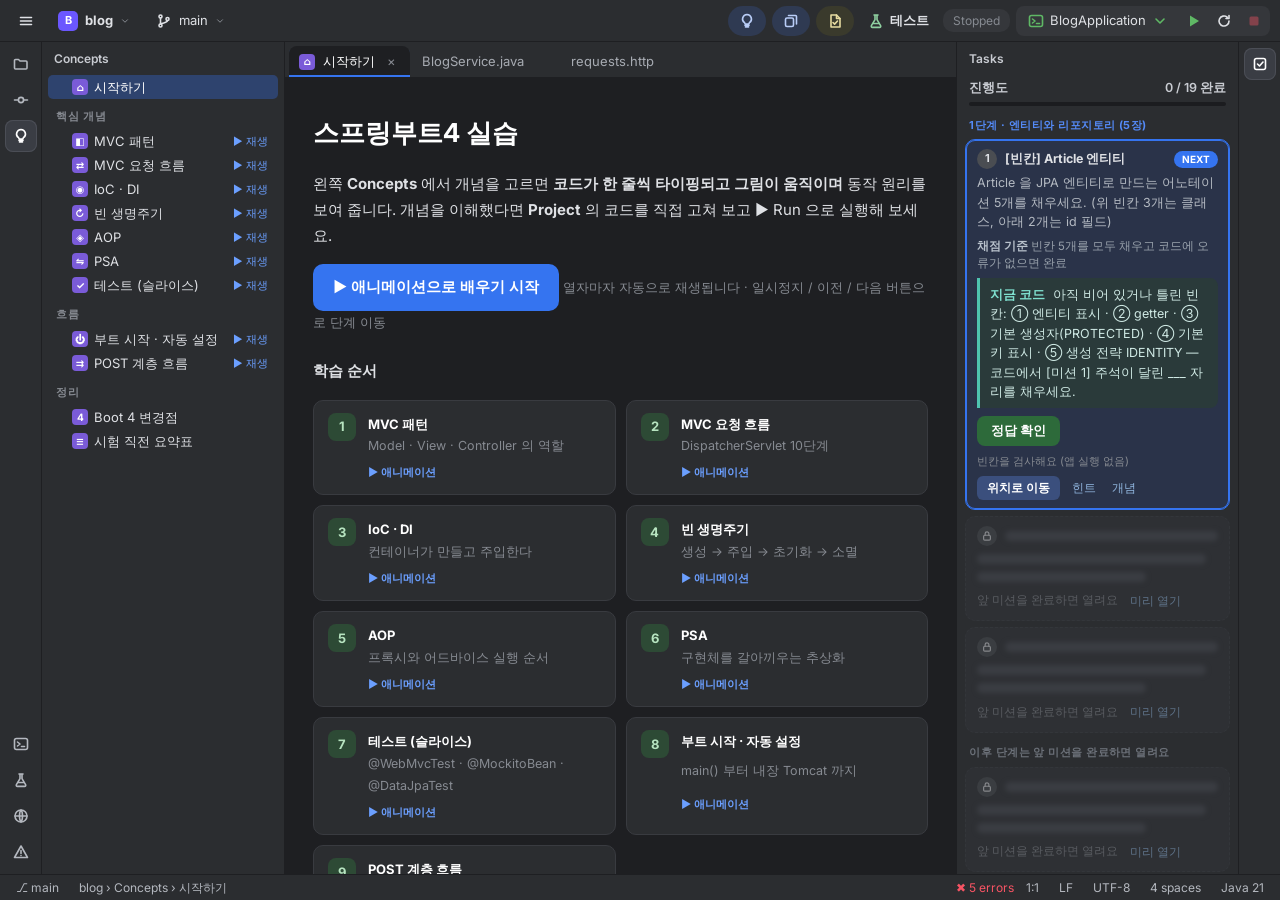
<file: site/index.html>
<!doctype html>
<html lang="ko">
<head>
<meta charset="utf-8">
<meta name="viewport" content="width=device-width, initial-scale=1">
<title>스프링부트4 실습</title>
<meta name="description" content="스프링부트4 실습 — IntelliJ 처럼 코드를 직접 작성·실행·테스트하며 IoC·DI·AOP·PSA·MVC 를 익히는 중간고사 대비 실습 환경 (시뮬레이션)">
<link rel="icon" href="data:image/svg+xml,%3Csvg xmlns='http://www.w3.org/2000/svg' viewBox='0 0 32 32'%3E%3Crect width='32' height='32' rx='7' fill='%23000'/%3E%3Cpath d='M5 5h14v3H5zM6 24h10v3H6z' fill='%23fff'/%3E%3C/svg%3E">
<link rel="preconnect" href="https://fonts.googleapis.com"><link rel="preconnect" href="https://fonts.gstatic.com" crossorigin>
<link rel="stylesheet" href="https://fonts.googleapis.com/css2?family=Inter:wght@400;500;600;700&family=JetBrains+Mono:wght@400;700&display=swap">
<link rel="stylesheet" href="assets/ide/css/theme.css">
<link rel="stylesheet" href="assets/ide/css/layout.css">
<link rel="stylesheet" href="assets/ide/css/editor.css">
<link rel="stylesheet" href="assets/ide/css/panels.css">
<link rel="stylesheet" href="assets/ide/css/concept.css">
<link rel="stylesheet" href="assets/memo/memo.css">
</head>
<body>
<!-- 아이콘 스프라이트 + 화살표 마커 -->
<svg width="0" height="0" style="position:absolute" aria-hidden="true"><defs>
  <symbol id="i-folder" viewBox="0 0 16 16"><path d="M1.5 4.5a1 1 0 0 1 1-1h3l1.5 1.5h6a1 1 0 0 1 1 1v6a1 1 0 0 1-1 1h-10.5a1 1 0 0 1-1-1z"/></symbol>
  <symbol id="i-run" viewBox="0 0 16 16"><path d="M4 2.5v11l9-5.5z" fill="currentColor" stroke="none"/></symbol>
  <symbol id="i-stop" viewBox="0 0 16 16"><rect x="3.5" y="3.5" width="9" height="9" rx="1.5" fill="currentColor" stroke="none"/></symbol>
  <symbol id="i-rerun" viewBox="0 0 16 16"><path d="M13 8a5 5 0 1 1-1.8-3.8M13 2.5v3h-3"/></symbol>
  <symbol id="i-bulb" viewBox="0 0 16 16"><path d="M6 12.5h4M6.5 14h3M8 1.5a4.5 4.5 0 0 0-2.5 8.2c.4.3.5.7.5 1.3h4c0-.6.1-1 .5-1.3A4.5 4.5 0 0 0 8 1.5z"/></symbol>
  <symbol id="i-play" viewBox="0 0 16 16"><path d="M5 2.8v10.4L13.5 8z" fill="currentColor" stroke="none"/></symbol>
  <symbol id="i-pause" viewBox="0 0 16 16"><rect x="3.5" y="3" width="3.2" height="10" rx="1" fill="currentColor" stroke="none"/><rect x="9.3" y="3" width="3.2" height="10" rx="1" fill="currentColor" stroke="none"/></symbol>
  <symbol id="i-prev" viewBox="0 0 16 16"><path d="M12.5 3v10L5.5 8z" fill="currentColor" stroke="none"/><rect x="2.5" y="3" width="2" height="10" rx="1" fill="currentColor" stroke="none"/></symbol>
  <symbol id="i-next" viewBox="0 0 16 16"><path d="M3.5 3v10l7-5z" fill="currentColor" stroke="none"/><rect x="11.5" y="3" width="2" height="10" rx="1" fill="currentColor" stroke="none"/></symbol>
  <symbol id="i-test" viewBox="0 0 16 16"><path d="M6 2h4M7 2v4.6L3.4 12.6A1.2 1.2 0 0 0 4.4 14.4h7.2a1.2 1.2 0 0 0 1-1.8L9 6.6V2"/><path d="M5 10.5h6"/></symbol>
  <symbol id="i-commit" viewBox="0 0 16 16"><circle cx="8" cy="8" r="2.6"/><path d="M1.5 8h4M10.5 8h4"/></symbol>
  <symbol id="i-lock" viewBox="0 0 16 16"><rect x="3.5" y="7" width="9" height="6.5" rx="1.5"/><path d="M5.5 7V5a2.5 2.5 0 0 1 5 0v2"/></symbol>
  <symbol id="i-cards" viewBox="0 0 16 16"><rect x="2.5" y="5" width="8" height="8.5" rx="1.5"/><path d="M5.5 2.5h7a1 1 0 0 1 1 1V11"/></symbol>
  <symbol id="i-exam" viewBox="0 0 16 16"><path d="M4 2h5.5L13 5.5V14H4z"/><path d="M9.5 2v3.5H13M6 9.5l1.6 1.6L10.5 8"/></symbol>
  <symbol id="i-menu" viewBox="0 0 16 16"><path d="M2.5 4.5h11M2.5 8h11M2.5 11.5h11"/></symbol>
  <symbol id="i-chev" viewBox="0 0 16 16"><path d="M4 6l4 4 4-4"/></symbol>
  <symbol id="i-branch" viewBox="0 0 16 16"><circle cx="4.5" cy="3.5" r="1.5"/><circle cx="4.5" cy="12.5" r="1.5"/><circle cx="11.5" cy="6" r="1.5"/><path d="M4.5 5v6M11.5 7.5c0 2-3 2-7 3.5"/></symbol>
  <symbol id="i-check" viewBox="0 0 16 16"><rect x="2.5" y="2.5" width="11" height="11" rx="2"/><path d="M5.5 8l2 2 3.5-4"/></symbol>
  <symbol id="i-warn" viewBox="0 0 16 16"><path d="M8 2l6.5 11.5h-13z"/><path d="M8 6.5v3M8 11.5v.1"/></symbol>
  <symbol id="i-term" viewBox="0 0 16 16"><rect x="1.5" y="2.5" width="13" height="11" rx="2"/><path d="M4.5 6l2.5 2-2.5 2M8.5 10.5h3"/></symbol>
  <symbol id="i-http" viewBox="0 0 16 16"><circle cx="8" cy="8" r="6"/><path d="M2 8h12M8 2c2 2 2 10 0 12M8 2c-2 2-2 10 0 12"/></symbol>
  <marker id="ar" viewBox="0 0 10 10" refX="9" refY="5" markerWidth="7" markerHeight="7" orient="auto"><path d="M0,0 L10,5 L0,10 z" fill="#7d8590"/></marker>
  <marker id="arO" viewBox="0 0 10 10" refX="9" refY="5" markerWidth="7" markerHeight="7" orient="auto"><path d="M0,0 L10,5 L0,10 z" fill="#e0a030"/></marker>
  <marker id="arR" viewBox="0 0 10 10" refX="9" refY="5" markerWidth="7" markerHeight="7" orient="auto"><path d="M0,0 L10,5 L0,10 z" fill="#d65a5a"/></marker>
</defs></svg>

<div class="ide">
  <!-- 메인 툴바 -->
  <header class="toolbar">
    <button class="tbtn" title="Main Menu"><svg class="ic"><use href="#i-menu"/></svg></button>
    <button class="widget" title="Project"><span class="av">B</span><b>blog</b><svg class="ic chev"><use href="#i-chev"/></svg></button>
    <button class="widget" id="btn-branch" title="Git — Commit 도구창 열기 (Ctrl+K)"><svg class="ic"><use href="#i-branch"/></svg><span class="bn">main</span><svg class="ic chev"><use href="#i-chev"/></svg></button>
    <span class="spacer"></span>
    <button class="pillbtn hot" id="btn-concepts" title="개념 애니메이션 보기 (코드가 타이핑되고 그림이 움직여요)"><svg class="ic"><use href="#i-bulb"/></svg><b class="lbl">개념 애니메이션</b></button>
    <button class="pillbtn" id="btn-ann" title="어노테이션 암기 (카드·퀴즈·빈칸)"><svg class="ic"><use href="#i-cards"/></svg><b class="lbl">어노테이션 암기</b></button>
    <button class="pillbtn alt" id="btn-exam" title="모의고사"><svg class="ic"><use href="#i-exam"/></svg><b class="lbl">모의고사</b></button>
    <button class="tbtn testbtn" id="btn-test" title="테스트 실행 — 모든 테스트 (Run Tests)"><svg class="ic"><use href="#i-test"/></svg><b class="lbl">테스트</b></button>
    <span id="srv" class="off">Stopped</span>
    <div class="runwidget">
      <span class="cfg"><svg class="ic"><use href="#i-term"/></svg>BlogApplication<svg class="ic chev"><use href="#i-chev"/></svg></span>
      <button class="rbtn run" id="btn-run" title="Run 'BlogApplication' (Shift+F10)"><svg class="ic"><use href="#i-run"/></svg></button>
      <button class="rbtn" id="btn-rerun" title="Rerun"><svg class="ic"><use href="#i-rerun"/></svg></button>
      <button class="rbtn stop" id="btn-stop" title="Stop (Ctrl+F2)" disabled><svg class="ic"><use href="#i-stop"/></svg></button>
    </div>
  </header>

  <!-- 좌측 스트립 -->
  <nav class="stripe" id="ls" aria-label="도구창">
    <button class="sb on" id="sb-project" title="Project"><svg class="ic"><use href="#i-folder"/></svg></button>
    <button class="sb" id="sb-git" title="Commit (Ctrl+K)"><svg class="ic"><use href="#i-commit"/></svg></button>
    <button class="sb" id="sb-concepts" title="Concepts — 개념 애니메이션"><svg class="ic"><use href="#i-bulb"/></svg></button>
    <span class="sp"></span>
    <button class="sb" data-console="run" title="Run"><svg class="ic"><use href="#i-term"/></svg></button>
    <button class="sb" data-console="tests" title="Tests"><svg class="ic"><use href="#i-test"/></svg></button>
    <button class="sb" data-console="http" title="HTTP Response"><svg class="ic"><use href="#i-http"/></svg></button>
    <button class="sb" data-console="problems" title="Problems"><svg class="ic"><use href="#i-warn"/></svg></button>
  </nav>

  <aside class="tw" id="ltw"><div class="twh"><span id="ltw-title">Project</span><button class="tbtn nfb" id="btn-newfile" title="새 Java 파일 만들기 (직접 코드를 처음부터 짜 보세요)">＋ New</button></div><div class="twb" id="tree"></div><div class="twb" id="clist" hidden></div><div class="twb" id="gitpane" hidden></div></aside>

  <main class="center" id="center">
    <div id="tabs"></div>
    <div id="editor"></div>
    <div id="concept" hidden></div>
    <section id="console"></section>
  </main>

  <aside class="tw" id="rtw"><div class="twh"><span>Tasks</span></div><div class="twb" id="missions"></div></aside>

  <!-- 우측 스트립 -->
  <nav class="stripe" id="rs" aria-label="도구창(오른쪽)">
    <button class="sb on" id="sb-tasks" title="Tasks"><svg class="ic"><use href="#i-check"/></svg></button>
  </nav>

  <footer class="status"><span class="sw" id="st-git">⎇ main</span><span class="sw" id="st-file"></span><span class="sp"></span><span class="sw" id="st-prob">✔ No problems</span><span class="sw" id="st-pos">1:1</span><span class="sw">LF</span><span class="sw">UTF-8</span><span class="sw">4 spaces</span><span class="sw">Java 21</span></footer>
</div>
<div id="toast" role="status"></div>
<div id="modal" hidden><div class="mbox"><div class="mtitle">정답 코드</div><div class="mbody"></div></div></div>

<!-- 데이터 -->
<script src="assets/data/annotations.js"></script>
<script src="assets/data/steps.js"></script>
<script src="assets/data/exam.js"></script>
<!-- concepts: 개념 애니메이션 (SVG · 문서 · 플레이어) -->
<script src="assets/ide/concepts/registry.js"></script>
<script src="assets/ide/concepts/svg/diagrams.js"></script>
<script src="assets/ide/concepts/svg/ioc-psa.js"></script>
<script src="assets/ide/concepts/svg/testing.js"></script>
<script src="assets/ide/concepts/docs.js"></script>
<!-- core: 파서 + 스프링 시뮬레이션 엔진 -->
<script src="assets/ide/core/constants.js"></script>
<script src="assets/ide/core/util.js"></script>
<script src="assets/ide/core/parser.js"></script>
<script src="assets/ide/core/model.js"></script>
<script src="assets/ide/core/compile.js"></script>
<script src="assets/ide/core/beans.js"></script>
<script src="assets/ide/core/web.js"></script>
<script src="assets/ide/core/boot.js"></script>
<script src="assets/ide/core/http.js"></script>
<script src="assets/ide/core/minijava.js"></script>
<script src="assets/ide/core/testrun.js"></script>
<!-- project: 시작 코드 / 정답 / 미션 -->
<script src="assets/ide/project/starter.js"></script>
<script src="assets/ide/project/solutions.js"></script>
<script src="assets/ide/project/missions.js"></script>
<!-- ui -->
<script src="assets/ide/ui/state.js"></script>
<script src="assets/ide/ui/highlight.js"></script>
<script src="assets/ide/ui/editor.js"></script>
<script src="assets/ide/concepts/player.js"></script>
<!-- memo: 어노테이션 암기 / 모의고사 -->
<script src="assets/memo/core.js"></script>
<script src="assets/memo/trainer.js"></script>
<script src="assets/memo/exam.js"></script>
<script src="assets/memo/modal.js"></script>
<script src="assets/ide/ui/tree.js"></script>
<script src="assets/ide/ui/tabs.js"></script>
<script src="assets/ide/ui/newfile.js"></script>
<script src="assets/ide/ui/git.js"></script>
<script src="assets/ide/ui/console.js"></script>
<script src="assets/ide/ui/analysis.js"></script>
<script src="assets/ide/ui/missions.js"></script>
<script src="assets/ide/ui/concept-pane.js"></script>
<script src="assets/ide/ui/concepts-list.js"></script>
<script src="assets/ide/runner.js"></script>
<script src="assets/ide/ui/main.js"></script>
</body>
</html>
</file>
<file: site/assets/ide/css/theme.css>
/* css/theme.css — IntelliJ "New UI" Dark 팔레트 · 공통 컨트롤 (색은 여기 변수만 고치면 전체에 반영) */
:root {
  --bg: #1e1f22;          /* 창 배경 */
  --panel: #2b2d30;       /* 도구창 · 툴바 · 탭줄 */
  --editor: #1e1f22;      /* 에디터 배경 */
  --code: #17181b;        /* 코드 블록 */
  --border: #393b40;
  --text: #dfe1e5;        /* UI 텍스트 */
  --code-text: #bcbec4;   /* 에디터 텍스트 */
  --dim: #868a91;
  --accent: #3574f0; --accent2: #548af7;
  --btn: #393b40; --btn-hover: #43454a;
  --sel: #214283; --gutter-text: #4b5059;
  --ok: #5fb865; --warn: #e0a030; --err: #f75464;
  --kw: #cf8e6d; --str: #6aab73; --num: #2aacb8; --ann: #b3ae60; --cm: #7a7e85;
  --mono: "JetBrains Mono", "D2Coding", ui-monospace, Menlo, Consolas, monospace;
  --ui: "Inter", "Pretendard", "Noto Sans KR", system-ui, -apple-system, "Segoe UI", sans-serif;
  --r: 6px;
}
* { box-sizing: border-box; }
html, body { height: 100%; margin: 0; background: var(--bg); color: var(--text); font: 13px/1.45 var(--ui); overflow: hidden; -webkit-font-smoothing: antialiased; }
button { font: inherit; color: inherit; background: transparent; border: 0; cursor: pointer; border-radius: var(--r); }
button:disabled { opacity: .4; cursor: default; }
a { color: var(--accent2); }
/* 스크롤바: 얇게 (가로 줄바꿈 대신 얇은 스크롤로 해결) */
* { scrollbar-width: thin; scrollbar-color: #4a4d52 transparent; }
::-webkit-scrollbar { width: 8px; height: 8px; } ::-webkit-scrollbar-track { background: transparent; }
::-webkit-scrollbar-thumb { background: #4a4d52; border-radius: 6px; } ::-webkit-scrollbar-thumb:hover { background: #5f636a; } ::-webkit-scrollbar-corner { background: transparent; }
.ic { width: 16px; height: 16px; fill: none; stroke: currentColor; stroke-width: 1.6; stroke-linecap: round; stroke-linejoin: round; flex: none; vertical-align: -3px; }
.ic.fill { fill: currentColor; stroke: none; }
</file>
<file: site/assets/ide/css/layout.css>
/* css/layout.css — New UI 레이아웃: 메인 툴바 / 좌우 아이콘 스트립 / 도구창 / 에디터 / 하단창 / 상태바 */
/* 노트북 화면(1280~1920px)에 맞춰 도구창 폭·콘솔 높이를 화면 비례로 */
:root { --lw: clamp(220px, 19vw, 300px); --rw: clamp(250px, 22vw, 340px); --ch: clamp(150px, 27vh, 290px); }
.ide { display: grid; height: 100vh; height: 100dvh; grid-template-rows: 42px 1fr 26px; grid-template-columns: 42px var(--lw) minmax(0, 1fr) var(--rw) 42px;
  grid-template-areas: "top top top top top" "ls ltw center rtw rs" "status status status status status"; }
.ide.noleft { grid-template-columns: 42px 0 minmax(0, 1fr) var(--rw) 42px; } .ide.noright { grid-template-columns: 42px var(--lw) minmax(0, 1fr) 0 42px; } .ide.noleft.noright { grid-template-columns: 42px 0 minmax(0, 1fr) 0 42px; }
.ide.noleft #ltw, .ide.noright #rtw { display: none; }

/* 메인 툴바 */
.toolbar { grid-area: top; display: flex; align-items: center; gap: 6px; padding: 0 10px; background: var(--panel); border-bottom: 1px solid var(--bg); white-space: nowrap; }
.tbtn { display: inline-flex; align-items: center; justify-content: center; gap: 6px; height: 30px; min-width: 30px; padding: 0 8px; color: var(--text); } .tbtn:hover:not(:disabled) { background: var(--btn); }
.widget { display: inline-flex; align-items: center; gap: 7px; height: 30px; padding: 0 10px; border-radius: var(--r); color: var(--text); }
.widget:hover { background: var(--btn); } .widget .av { display: grid; place-items: center; width: 20px; height: 20px; border-radius: 5px; background: #6b57ff; color: #fff; font-size: 11px; font-weight: 700; }
.widget .chev { color: var(--dim); width: 10px; height: 10px; } .widget small { color: var(--dim); }
.spacer { flex: 1; }
.pillbtn { height: 30px; padding: 0 12px; border-radius: 15px; background: #2f3a52; color: #b9cdf7; display: inline-flex; align-items: center; gap: 6px; font-weight: 500; } .pillbtn:hover { background: #374667; }
.pillbtn.alt { background: #3a3a2c; color: #e6dba0; } .pillbtn.alt:hover { background: #46463a; }
.runwidget { display: flex; align-items: center; gap: 2px; padding: 2px; border-radius: 8px; background: #35373b; }
.runwidget .cfg { display: inline-flex; align-items: center; gap: 6px; padding: 0 10px; height: 26px; border-radius: 6px; } .runwidget .cfg .ic { color: var(--ok); }
.rbtn { width: 28px; height: 26px; display: grid; place-items: center; border-radius: 6px; } .rbtn:hover:not(:disabled) { background: #46484d; }
.rbtn.run { color: var(--ok); } .rbtn.stop { color: var(--err); } .rbtn.hot { color: var(--warn); animation: pulse 1.2s infinite; } @keyframes pulse { 50% { opacity: .4; } }
#srv { max-width: 260px; overflow: hidden; text-overflow: ellipsis; white-space: nowrap; font-size: 12px; padding: 3px 10px; border-radius: 10px; background: #35373b; color: var(--dim); }
#srv.on { color: #b6e6bb; background: #28402c; } #srv.dirty { color: #ffe3a0; background: #4a3d1b; } #srv.build { color: #aecbff; background: #243658; }

/* 스트립 */
.stripe { background: var(--panel); display: flex; flex-direction: column; align-items: center; padding: 6px 0; gap: 4px; border: 0 solid var(--bg); } #ls { grid-area: ls; border-right-width: 1px; } #rs { grid-area: rs; border-left-width: 1px; }
.stripe .sp { flex: 1; } .sb { width: 32px; height: 32px; display: grid; place-items: center; color: #b4b8bf; border-radius: 8px; } .sb:hover { background: var(--btn); color: #fff; } .sb.on { background: #3a3d44; color: #fff; box-shadow: inset 0 0 0 1px #4b4e56; }

/* 도구창 */
.tw { background: var(--panel); display: flex; flex-direction: column; min-height: 0; min-width: 0; overflow: hidden; border: 0 solid var(--bg); }
#ltw { grid-area: ltw; border-right-width: 1px; } #rtw { grid-area: rtw; border-left-width: 1px; }
.twh { display: flex; align-items: center; justify-content: space-between; padding: 8px 12px; font-size: 12px; font-weight: 600; color: #c8cbd1; }
.twb { flex: 1; overflow: auto; min-height: 0; } .twb[hidden] { display: none; }

/* 센터 */
/* 긴 로그가 옆 도구창(Tasks)을 밀거나 덮지 않도록 열 폭을 고정하고 넘치는 내용은 안에서 스크롤 */
.center { grid-area: center; display: grid; grid-template-rows: 36px minmax(0, 1fr) var(--ch); grid-template-columns: minmax(0, 1fr); min-width: 0; min-height: 0; overflow: hidden; background: var(--editor); }
.center.cmode { grid-template-rows: 36px minmax(0, 1fr) 0; } .center.cmode #console { display: none; }
#tabs { display: flex; background: var(--panel); border-bottom: 1px solid var(--bg); overflow-x: auto; }
#editor { min-height: 0; position: relative; } #editor[hidden] { display: none; }
#console { border-top: 1px solid var(--border); background: var(--editor); display: flex; flex-direction: column; min-height: 0; min-width: 0; overflow: hidden; }

/* 상태바 */
.status { grid-area: status; display: flex; align-items: center; gap: 4px; padding: 0 8px; background: var(--panel); border-top: 1px solid var(--bg); font-size: 12px; color: #b4b8bf; }
.status .sw { padding: 2px 8px; border-radius: 4px; } .status .sw:hover { background: var(--btn); } .status .sp { flex: 1; } .status .bad { color: var(--err); } .status .good { color: var(--ok); }

#toast { position: fixed; bottom: 44px; left: 50%; transform: translate(-50%, 20px); background: #243d2a; color: #d4f5c4; border: 1px solid #3d7a46; padding: 9px 18px; border-radius: 10px; opacity: 0; pointer-events: none; transition: .25s; z-index: 80; }
#toast.on { opacity: 1; transform: translate(-50%, 0); }
#modal { position: fixed; inset: 0; background: #000b; z-index: 70; display: grid; place-items: center; } #modal[hidden] { display: none; }
#modal .mbox { width: min(900px, 92vw); max-height: 86vh; display: flex; flex-direction: column; background: var(--panel); border: 1px solid var(--border); border-radius: 12px; overflow: hidden; }
#modal .mtitle { padding: 10px 14px; border-bottom: 1px solid var(--border); font-weight: 600; } #modal .mbody { overflow: auto; padding: 12px 14px; }

/* 작은 노트북(≤1280): 버튼 라벨 숨기고 아이콘만, 상태칩 축소 */
@media (max-width: 1280px) { .pillbtn .lbl { display: none; } .pillbtn { padding: 0 11px; } #srv { max-width: 150px; } .widget small { display: none; } }
/* ≤1100px: 프로젝트/브랜치 위젯 숨김, 오른쪽 Tasks 는 더 좁게 */
@media (max-width: 1100px) { :root { --rw: 230px; --lw: 210px; } .widget { display: none; } }
/* ≤ 820px (태블릿/좁은 창): 도구창을 위아래로 쌓고 페이지 스크롤 */
@media (max-width: 820px) {
  html, body { overflow: auto; } .ide { height: auto; min-height: 100vh; grid-template-columns: 1fr; grid-template-rows: 42px auto auto auto 26px; grid-template-areas: "top" "center" "ltw" "rtw" "status"; }
  .ide.noleft, .ide.noright, .ide.noleft.noright { grid-template-columns: 1fr; } .stripe { display: none; } .center { grid-template-rows: 36px 70vh 260px; } .center.cmode { grid-template-rows: 36px auto 0; } .tw .twb { max-height: 360px; }
}
/* 낮은 화면(≤ 740px 높이): 도구 영역을 조금 더 촘촘하게 */
@media (max-height: 740px) { .toolbar { padding: 0 8px; } .twh { padding: 5px 12px; } .mi { padding: 7px 9px; } .mi p { margin: 3px 0 4px; } }
</file>
<file: site/assets/ide/css/editor.css>
/* css/editor.css — 프로젝트 트리 · 파일 탭 · 코드 에디터 · 자동완성 */
.tr { display: flex; align-items: center; gap: 6px; height: 24px; padding: 0 10px 0 calc(8px + var(--d) * 12px); white-space: nowrap; cursor: default; user-select: none; margin: 0 6px; border-radius: 5px; }
.tr:hover { background: #35373b; } .tr.on { background: #2e436e; color: #fff; }
.tr .arrow { flex: none; width: 10px; text-align: center; color: var(--dim); font-size: 9px; }
.tr .nm, .tr b { min-width: 0; overflow: hidden; text-overflow: ellipsis; } .tr small { color: var(--dim); margin-left: 4px; }
.tr.haserr .nm { color: #ff7b86; text-decoration: underline wavy var(--err); text-underline-offset: 3px; } .tr.mod .nm::after { content: " ●"; color: #5c8fc2; font-size: 8px; }
.tr.dir, .tr.proj { cursor: pointer; }
.fi { flex: none; font-style: normal; display: inline-grid; place-items: center; width: 16px; height: 16px; font-size: 10px; font-weight: 700; border-radius: 50%; color: #fff; }
.fi.j-class { background: #3f9a4a; } .fi.j-interface { background: #8a5dc2; } .fi.j-record { background: #2e86ab; } .fi.j-enum { background: #c07a2b; }
.fi.folder { background: none; color: #9aa7b0; font-size: 13px; border-radius: 0; } .fi.f-yml { background: none; color: #d0a85c; font-size: 13px; } .fi.f-http { background: none; color: #7ab0e8; font-size: 15px; } .fi.f-sql { background: none; color: #c7a24f; font-size: 14px; } .fi.f-grd { background: #02303a; border-radius: 3px; }
.fi.f-doc { background: #7a5bd8; border-radius: 4px; }

/* 탭이 많아도 줄바꿈하지 않고 한 줄로 두고, 넘치면 아주 얇은 스크롤(또는 휠)로 이동 */
#tabs { position: relative; padding: 0 4px; gap: 2px; align-items: stretch; flex-wrap: nowrap; overflow-x: auto; overflow-y: hidden; scrollbar-width: none; }
#tabs:hover { scrollbar-width: thin; } #tabs::-webkit-scrollbar { height: 3px; }
.tab { flex: none; max-width: 220px; display: flex; align-items: center; gap: 8px; margin-top: 4px; padding: 0 10px; border-radius: 8px 8px 0 0; color: #a7abb2; white-space: nowrap; cursor: pointer; }
.tab:hover { background: #33353a; } .tab.on { background: var(--editor); color: #fff; box-shadow: inset 0 -2px 0 var(--accent); }
.tab.haserr span { color: #ff7b86; text-decoration: underline wavy var(--err); text-underline-offset: 3px; }
.tab .x { color: var(--dim); font-weight: 400; padding: 0 4px; border-radius: 4px; visibility: hidden; } .tab:hover .x, .tab.on .x { visibility: visible; } .tab .x:hover { background: #4a4d52; color: #fff; }

.ed { height: 100%; } .scr { height: 100%; overflow: auto; display: flex; align-items: flex-start; background: var(--editor); font-family: var(--mono); font-size: 13px; line-height: 20px; }
.gut { position: sticky; left: 0; z-index: 3; flex: none; min-width: 64px; background: var(--editor); color: var(--gutter-text); text-align: right; user-select: none; min-height: 100%; padding-bottom: 200px; }
.gl { height: 20px; padding-right: 12px; position: relative; } .gl .grun { position: absolute; left: 8px; color: var(--ok); cursor: pointer; font-size: 12px; } .gl .grun:hover { filter: brightness(1.4); }
.gl .gerr { position: absolute; left: 26px; top: 6px; width: 8px; height: 8px; border-radius: 50%; background: var(--err); }
.code { position: relative; flex: 1 0 auto; min-width: 0; }
.hl, .ta { margin: 0; padding: 0 24px 200px 8px; font: inherit; line-height: 20px; white-space: pre; tab-size: 4; letter-spacing: 0; border: 0; }
.hl { color: var(--code-text); pointer-events: none; min-width: 100%; }
.ta { position: absolute; inset: 0; width: 100%; background: transparent; color: transparent; caret-color: #ced0d6; resize: none; outline: none; overflow: hidden; -webkit-text-fill-color: transparent; }
.ta::selection { background: var(--sel); -webkit-text-fill-color: transparent; }
.hl .k { color: var(--kw); } .hl .s { color: var(--str); } .hl .n { color: var(--num); } .hl .a { color: var(--ann); } .hl .c { color: var(--cm); font-style: italic; }
.hl .err { text-decoration: underline wavy var(--err); text-decoration-skip-ink: none; text-underline-offset: 3px; background: #f7546414; }
.ac { position: absolute; z-index: 10; min-width: 360px; max-width: 540px; background: #2b2d30; border: 1px solid #4a4d52; border-radius: 8px; box-shadow: 0 8px 28px #000a; font-family: var(--ui); font-size: 12.5px; line-height: 1.3; padding: 4px; }
.ac[hidden] { display: none; } .aci { display: flex; align-items: center; gap: 8px; padding: 4px 8px; white-space: nowrap; overflow: hidden; border-radius: 5px; } .aci.on { background: #2e436e; } .aci b { color: #fff; } .aci small { color: var(--dim); } .aci em { color: #8aa; font-style: normal; margin-left: auto; overflow: hidden; text-overflow: ellipsis; }
.ico { display: inline-grid; place-items: center; width: 16px; height: 16px; border-radius: 50%; font-size: 10px; font-weight: 700; color: #fff; } .ico.ia { background: #a58a2a; } .ico.ic { background: #3f9a4a; }

.cg { padding: 10px 14px 4px; font-size: 11px; letter-spacing: .06em; color: var(--dim); font-weight: 600; } .tr.cn small { margin-left: auto; color: #6b9fff; font-size: 10.5px; } .tr.cn small.done { color: #7fd37f; font-size: 13px; }

/* 미션 위치 강조: 해당 줄이 노랗게 번쩍임 */
.flashline { position: absolute; left: 0; right: 0; height: 20px; z-index: 1; pointer-events: none; background: #ffd16666; box-shadow: inset 3px 0 0 #ffb703; animation: flashline 3.2s ease-out forwards; }
@keyframes flashline { 0%, 30% { background: #ffd166aa; } 55% { background: #ffd16633; } 70% { background: #ffd166aa; } 100% { background: #ffd16600; box-shadow: inset 3px 0 0 #ffb70300; } }

.tab > span:not(.fi) { overflow: hidden; text-overflow: ellipsis; white-space: nowrap; }
/* 프로젝트 / 개념 목록: 가로 스크롤바 없이 말줄임 */
#tree, #clist { overflow-x: hidden; }

.tr small.new { margin-left: auto; font-size: 9px; font-weight: 700; color: #7fd37f; background: #25392a; border-radius: 6px; padding: 0 5px; }
.nfb { height: 22px; padding: 0 8px; font-size: 11.5px; background: #2f3a52; color: #b9cdf7; border-radius: 6px; } .nfb:hover { background: #374667; }
#newfile { position: fixed; inset: 0; background: #000b; z-index: 75; display: grid; place-items: center; } #newfile[hidden] { display: none; }
.nfbox { width: min(420px, 92vw); background: var(--panel); border: 1px solid var(--border); border-radius: 12px; padding: 16px 18px; display: grid; gap: 10px; }
.nft { font-weight: 700; font-size: 15px; } .nfbox label { display: grid; gap: 4px; font-size: 12px; color: var(--dim); }
.nfbox select, .nfbox input { padding: 8px 10px; border-radius: 8px; border: 1px solid var(--border); background: var(--editor); color: var(--text); font: inherit; font-size: 13px; }
.nfmsg { min-height: 16px; color: var(--err); font-size: 12px; } .nfact { display: flex; gap: 8px; justify-content: flex-end; } .nfact button { padding: 7px 16px; border-radius: 8px; background: var(--btn); } .nfact .ok { background: var(--accent); color: #fff; font-weight: 600; }

/* Git 상태 색상: 수정 = 파랑, 신규 = 초록 (IntelliJ 와 동일한 규칙) */
.tr.gm .nm, .tab.gm > span:not(.fi) { color: #6f9bf2; } .tr.ga .nm, .tab.ga > span:not(.fi) { color: #62b543; }
.tr.on.gm .nm, .tr.on.ga .nm { color: #fff; }
.gl .gerr.gblank { background: #e0b341; }
.hl .err.blank { text-decoration-color: #e0b341; background: #e0b34112; }
</file>
<file: site/assets/ide/css/panels.css>
/* css/panels.css — 하단 도구창(Run/Problems/HTTP) · Tasks 패널 · 정답 모달 */
.bt { display: flex; align-items: center; background: var(--panel); padding: 0 6px; height: 32px; flex: none; gap: 2px; border-bottom: 1px solid var(--bg); }
.bt button { padding: 0 12px; height: 26px; color: #a7abb2; border-radius: 6px; display: inline-flex; align-items: center; gap: 6px; } .bt button:hover { background: var(--btn); } .bt button.on { color: #fff; background: #3a3d44; }
.bt .sp { flex: 1; } .cnt { background: var(--err); color: #fff; border-radius: 8px; padding: 0 6px; font-size: 11px; } .cnt:empty { display: none; }
.bp { flex: 1; overflow: auto; padding: 8px 12px; font-family: var(--mono); font-size: 12px; line-height: 1.55; min-height: 0; } .bp[hidden] { display: none; }
.ln { white-space: pre; } .ln.err { color: var(--err); } .ln.dim, .ln.dim * { color: #6c7078 !important; } .ln.banner { color: #5fb865; } .ln.sql { color: #8fbc78; } .ln.hint { color: #6ec9ff; font-family: var(--ui); font-weight: 600; margin: 2px 0; }
.lv { font-weight: 700; } .lv-INFO .lv { color: #5fb865; } .lv-WARN .lv { color: var(--warn); } .lv-ERROR .lv { color: var(--err); } .lv-DEBUG .lv { color: #6c7078; }
.ts, .pid, .meta { color: #6c7078; } .lg { color: #56a8b0; }
.pf { color: #ddd; font-family: var(--ui); margin-top: 4px; } .pf small { color: var(--dim); } .pr { padding: 2px 6px 2px 18px; font-family: var(--ui); cursor: pointer; border-radius: 5px; } .pr:hover { background: #35373b; } .pr small { color: var(--dim); } .pr .gerr, .bp .gerr { display: inline-block; width: 8px; height: 8px; border-radius: 50%; background: var(--err); margin-right: 8px; }
.rblock { border-bottom: 1px dashed #4a4d52; padding-bottom: 10px; margin-bottom: 10px; } .rq { color: #7ab0e8; font-weight: 700; margin-bottom: 4px; }
.rs { font-weight: 700; } .rs.s2 { color: var(--ok); } .rs.s4 { color: var(--warn); } .rs.s5, .rs.err { color: var(--err); } .rs.s3 { color: #7ab0e8; }
.rh { color: #8a9298; } .rh b { color: #9fb2bd; } .rb { margin: 8px 0; padding: 8px 10px; background: var(--code); border-radius: 6px; white-space: pre-wrap; } .rb .s { color: var(--str); } .rb .n { color: var(--num); } .rb .a { color: var(--ann); } .rf { color: #6c7078; }

#missions { font-size: 12.5px; padding-bottom: 20px; } .mh { display: flex; justify-content: space-between; padding: 4px 12px; color: #c8cbd1; font-weight: 600; } .mbar { height: 4px; background: #1b1c1f; margin: 0 12px 8px; border-radius: 2px; overflow: hidden; } .mbar div { height: 100%; background: var(--ok); transition: width .3s; }
.mi { margin: 6px 8px; padding: 9px 11px; background: #313338; border: 1px solid #3c3f45; border-radius: 10px; } .mi.done { border-color: #3d7a46; background: #263a2c; }
.mt { display: flex; align-items: center; gap: 8px; } .ck { display: inline-grid; place-items: center; width: 20px; height: 20px; border-radius: 50%; background: #4a4d52; font-size: 11px; font-weight: 700; } .mi.done .ck { background: var(--ok); color: #0d1f10; }
.mi p { margin: 4px 0 6px; color: #b4bac2; line-height: 1.55; } .ma { display: flex; gap: 12px; align-items: center; } .ma button { font-size: 12px; color: #8fb4dc; padding: 2px 4px; } .ma button:hover { background: var(--btn); }
.mh2 { margin: 6px 0 0; padding-left: 18px; color: #d7c88a; } .mfoot { display: flex; gap: 8px; padding: 8px 8px 0; } .mfoot button { flex: 1; padding: 7px; background: var(--btn); border-radius: 8px; } .mfoot button:hover { background: var(--btn-hover); }
.mnote { margin: 10px 12px; color: #868a91; font-size: 11.5px; line-height: 1.65; }
.stabs { display: flex; flex-wrap: wrap; gap: 4px; margin-bottom: 8px; } .stabs button { padding: 4px 10px; background: var(--btn); } .stabs button.on { background: var(--accent); color: #fff; }
.solcode { background: var(--code); padding: 10px; border-radius: 8px; font: 12.5px/1.55 var(--mono); overflow: auto; max-height: 50vh; margin: 0; color: var(--code-text); } .solcode .k { color: var(--kw); } .solcode .s { color: var(--str); } .solcode .a { color: var(--ann); } .solcode .c { color: var(--cm); } .solcode .n { color: var(--num); }
.sact { display: flex; gap: 8px; margin-top: 10px; } .sact button { padding: 6px 12px; background: var(--btn); } .sact button:first-child { background: var(--accent); color: #fff; }

/* 미션 카드: 클릭하면 위치로 이동 · 지금 할 미션 강조 */
.mi { cursor: pointer; transition: border-color .15s, background .15s; } .mi:hover { border-color: #5b7fc2; background: #343a46; } .mi.done:hover { background: #2a402f; }
.mi.current { border-color: var(--accent); background: #2a3349; box-shadow: 0 0 0 1px var(--accent) inset; }
.next { margin-left: auto; background: var(--accent); color: #fff; font-size: 10px; font-weight: 700; padding: 1px 8px; border-radius: 10px; animation: pulse 1.6s infinite; }
.ma .goto { color: #fff; background: #3b4f7d; padding: 3px 10px; border-radius: 6px; font-weight: 600; } .ma .goto:hover { background: var(--accent); }
.ma { flex-wrap: wrap; gap: 4px 8px; } .ma button { white-space: nowrap; }
@media (max-width: 1100px) { .ma button { font-size: 11.5px; padding: 2px 5px; } .ma .goto { padding: 3px 7px; } }

/* Tests 탭 */
.tsum { padding: 8px 10px; border-radius: 8px; margin-bottom: 8px; font-family: var(--ui); display: flex; align-items: center; gap: 10px; flex-wrap: wrap; } .tsum.good { background: #223a28; } .tsum.bad { background: #43282b; } .tsum small { color: var(--dim); } .tgo { margin-left: auto; padding: 4px 10px; background: var(--btn); border-radius: 6px; } .tgo:hover { background: var(--btn-hover); }
.tcls { margin: 6px 0; font-family: var(--ui); } .tch { padding: 2px 4px; } .tch small { color: var(--dim); margin-left: 6px; }
.tm { display: flex; gap: 8px; align-items: baseline; padding: 2px 4px 2px 22px; cursor: pointer; border-radius: 5px; } .tm:hover { background: #35373b; } .tm small { color: var(--dim); margin-left: auto; }
.tp { color: var(--ok); font-style: normal; } .tf { color: var(--err); font-style: normal; } .ts2 { color: var(--warn); font-style: normal; }
.tmsg { margin: 2px 0 6px 40px; padding: 6px 10px; background: #2a2325; border-left: 3px solid var(--err); border-radius: 0 6px 6px 0; color: #e8b4b8; white-space: pre-wrap; font: 12px/1.5 var(--mono); } .tmsg.skip { border-color: var(--warn); background: #2e2a20; color: #e6d7a3; }
.tcnt { background: var(--err); color: #fff; border-radius: 8px; padding: 0 6px; font-size: 11px; } .tcnt:empty { display: none; }
.gl .grun.pass { color: var(--ok); } .gl .grun.fail { color: var(--err); } .gl .grun.skip { color: var(--warn); }
.testbtn .ic { color: #8fd0a0; }

/* 단계 제목 · 아직 순서가 아닌 미션은 조금 흐리게 */
.stage { margin: 12px 12px 2px; font-size: 11px; font-weight: 700; letter-spacing: .04em; color: var(--accent2); } .stage:first-of-type { margin-top: 4px; }
.mi.upcoming { opacity: .62; } .mi.upcoming:hover { opacity: 1; }

/* Commit 도구창 · Diff · 로그 */
#gitpane { padding-bottom: 14px; font-size: 12.5px; }
.gh { display: flex; align-items: center; gap: 8px; padding: 8px 12px 4px; color: #c8cbd1; } .gh small { color: var(--dim); } .gsp { flex: 1; } .gh button { font-size: 11.5px; color: #8fb4dc; padding: 1px 6px; } .gh button:hover { background: var(--btn); }
.gcount { background: #3a3d44; border-radius: 9px; padding: 0 7px; font-size: 11px; }
.gfiles { padding: 0 6px; } .gf { display: flex; align-items: center; gap: 7px; padding: 3px 6px; border-radius: 5px; cursor: pointer; white-space: nowrap; overflow: hidden; } .gf:hover { background: #35373b; } .gf small { color: var(--dim); overflow: hidden; text-overflow: ellipsis; margin-left: 4px; }
.gst { font-style: normal; font-weight: 700; font-size: 10px; width: 16px; height: 16px; display: grid; place-items: center; border-radius: 4px; } .gst.M { background: #243a63; color: #8fb4ff; } .gst.A { background: #25392a; color: #7fd37f; }
.gempty { padding: 14px 12px; color: var(--dim); }
#gmsg { display: block; width: calc(100% - 20px); margin: 8px 10px 6px; padding: 8px 10px; border-radius: 8px; border: 1px solid var(--border); background: var(--editor); color: var(--text); font: 12.5px/1.5 var(--ui); resize: vertical; }
.gbtns { display: flex; gap: 8px; padding: 0 10px; } .gbtns button { flex: 1; padding: 7px; border-radius: 8px; background: var(--btn); } .gbtns .gc { background: var(--accent); color: #fff; font-weight: 600; } .gbtns button:disabled { opacity: .4; }
.glog { padding: 0 10px; } .gl1 { display: flex; gap: 9px; padding: 5px 0; border-bottom: 1px solid #34363b; } .gl1 b { display: block; font-weight: 500; line-height: 1.4; } .gl1 small { color: var(--dim); }
.gdot { flex: none; width: 9px; height: 9px; margin-top: 5px; border-radius: 50%; background: #5a5d63; } .gdot.up { background: var(--accent); box-shadow: 0 0 0 3px #3574f033; }
.gdirty { display: inline-block; width: 7px; height: 7px; border-radius: 50%; background: #6f9bf2; margin-left: 3px; }
#diffview { position: fixed; inset: 0; background: #000b; z-index: 76; display: grid; place-items: center; } #diffview[hidden] { display: none; }
.dbox { width: min(1000px, 94vw); max-height: 88vh; display: flex; flex-direction: column; background: var(--editor); border: 1px solid var(--border); border-radius: 12px; overflow: hidden; }
.dt { display: flex; align-items: center; gap: 10px; padding: 10px 14px; background: var(--panel); border-bottom: 1px solid var(--border); } .dt small { color: var(--dim); } .dstat { margin-left: auto; } .dstat .a { color: var(--ok); font-style: normal; } .dstat .d { color: var(--err); font-style: normal; } .dt button { padding: 3px 9px; background: var(--btn); }
.dbody { overflow: auto; font: 12.5px/20px var(--mono); padding: 6px 0; } .dl { display: flex; white-space: pre; } .dl i { flex: none; width: 46px; text-align: right; padding-right: 10px; color: var(--gutter-text); font-style: normal; } .dl b { flex: none; width: 18px; text-align: center; font-weight: 400; color: var(--dim); } .dl.add { background: #1f3326; } .dl.add b { color: var(--ok); } .dl.del { background: #3a2427; } .dl.del b { color: var(--err); } .dh { padding: 0 60px; color: var(--dim); background: #25272c; }

/* 내 코드 진단 */
.diag { margin: 4px 0 8px; padding: 7px 10px; background: #2a3a3a; border-left: 3px solid #4fc3b0; border-radius: 0 8px 8px 0; color: #cfe9e4; line-height: 1.55; } .diag b { color: #7fe0cf; margin-right: 4px; }
.mh2 .dg { margin: 6px 0 2px; font-weight: 700; color: #7fe0cf; } .mh2 .dg + ul { margin: 0 0 6px; padding-left: 18px; color: #cfe9e4; } .mh2 ol { margin: 0; padding-left: 18px; color: #d7c88a; }

.crit { margin: 2px 0 6px; font-size: 11.5px; color: #98a1ab; line-height: 1.5; } .crit b { color: #b9c2cc; }
.ln.ok { color: #7fd37f; font-family: var(--ui); font-weight: 600; margin: 2px 0; }

/* 아직 열리지 않은 미션: 내용을 DOM 에 넣지 않고 흐린 막대만 보여 예측할 수 없게 */
.mi.locked { opacity: .5; cursor: default; border-style: dashed; } .mi.locked:hover { opacity: .75; background: #313338; border-color: #3c3f45; }
.sk { display: block; height: 10px; margin: 8px 0; border-radius: 5px; background: #4a4d55; filter: blur(2.5px); } .mt .sk { margin: 5px 0; flex: 1; } .sk.w60 { width: 60%; } .sk.w70 { width: 70%; } .sk.w95 { width: 95%; }
.lockmsg { color: var(--dim); font-size: 11.5px; } .lockedstage { color: #6b7078; } .snip { margin: 4px 0 0; padding: 8px 10px; background: var(--code); border-radius: 6px; font: 11.5px/1.55 var(--mono); overflow-x: auto; color: var(--code-text); white-space: pre; }
.snip .k { color: var(--kw); } .snip .s { color: var(--str); } .snip .a { color: var(--ann); } .snip .c { color: var(--cm); } .snip .n { color: var(--num); }

/* 정답 확인 */
.vbar { display: flex; align-items: center; gap: 8px; margin: 6px 0; flex-wrap: wrap; } .verify { padding: 6px 14px; border-radius: 8px; background: #2d6a3a; color: #fff; font-weight: 700; } .verify:hover:not(:disabled) { background: #378247; } .verify:disabled { opacity: .6; } .vhint { color: var(--dim); font-size: 11px; }
.vres { margin: 6px 0; padding: 7px 10px; border-radius: 8px; line-height: 1.55; } .vres.ok { background: #223a28; border-left: 3px solid var(--ok); } .vres.bad { background: #43282b; border-left: 3px solid var(--err); color: #f1c9cd; } .vres small { display: block; color: #98a1ab; margin-top: 3px; font-family: var(--mono); font-size: 11px; word-break: break-all; }

/* 완료한 미션: 맨 위 토글로 접기 */
.donebox { margin: 4px 8px 6px; } .donetoggle { width: 100%; display: flex; align-items: center; gap: 6px; padding: 7px 10px; background: #243628; border: 1px solid #3d6b45; border-radius: 8px; color: #b6e6bb; text-align: left; } .donetoggle:hover { background: #2a402f; }
.donetoggle .caret { width: 12px; color: #7fd37f; } .donetoggle .chips { margin-left: auto; display: flex; gap: 3px; } .donetoggle .chips i { font-style: normal; font-size: 10px; font-weight: 700; width: 17px; height: 17px; display: grid; place-items: center; border-radius: 50%; background: #3d7a46; color: #0d1f10; }
.donelist { margin: 4px 0 8px; padding-left: 6px; border-left: 2px solid #3d6b45; } .donelist .mi { margin-left: 2px; }
.alldone { margin: 8px; padding: 14px; text-align: center; background: #263a2c; border: 1px solid #3d7a46; border-radius: 10px; font-weight: 700; color: #d4f5c4; } .alldone small { display: block; margin-top: 4px; font-weight: 400; color: #98a1ab; }

.ck .ic { width: 12px; height: 12px; }

.donetoggle .caret { display: inline-grid; } .donetoggle .caret .ic { width: 12px; height: 12px; transition: transform .15s; } .donetoggle:not(.open) .caret .ic { transform: rotate(-90deg); }

.donetoggle { justify-content: space-between; } .donetoggle .tgl { color: #8fb69a; font-size: 11.5px; }
.lockedhint { color: var(--dim); font-size: 11.5px; list-style: none; margin: 2px 0 0; }
.qin { width: 100%; box-sizing: border-box; margin: 6px 0 2px; padding: 7px 9px; resize: vertical; background: var(--editor); color: inherit; border: 1px solid #3c3f44; border-radius: 6px; font: 12.5px/1.5 inherit; }
.qin:focus { outline: none; border-color: var(--accent); }
.qa { margin: 6px 0 0; padding: 7px 10px; border-radius: 8px; background: #26303d; line-height: 1.6; font-size: 12px; } .qa b { margin-right: 4px; }
</file>
<file: site/assets/ide/css/concept.css>
/* css/concept.css — 개념 탭(코드 타이핑 + SVG 애니메이션 + 문서). 색상은 theme.css 변수를 따른다 */
#concept { overflow: auto; background: var(--editor); min-height: 0; container-type: inline-size; container-name: concept; }
#concept[hidden] { display: none; }
/* 위: 다이어그램 전체 폭 / 아래: 설명 카드 + 타이핑 코드 */
.cp { display: grid; grid-template-columns: minmax(0, 1fr) minmax(0, 1fr); gap: 14px; padding: 16px; align-content: start; }
.cp-l { grid-column: 1 / -1; }
.cp-r { display: contents; }
.cp-card { grid-column: 1; align-self: start; } .cp-code { grid-column: 2; }
.cp-svg { background: var(--panel); border: 1px solid var(--border); border-radius: 10px; padding: 8px; }
.cp-svg svg { width: 100%; height: auto; display: block; }
.cp-ctl { display: flex; flex-wrap: wrap; align-items: center; gap: 6px; margin-top: 10px; }
.cp-ctl > button { padding: 5px 12px; border-radius: 6px; background: var(--btn); color: var(--text); } .cp-ctl > button:hover:not(:disabled) { background: var(--btn-hover); }
.cp-ctl .play { background: var(--accent); color: #fff; } .cp-dots { display: flex; gap: 4px; margin-left: auto; flex-wrap: wrap; }
.dot { width: 26px; height: 26px; border-radius: 50%; background: var(--btn); font-size: 11px; color: var(--dim); } .dot.done { background: #2d4a35; color: #b7e4c0; } .dot.on { background: var(--warn); color: #1e1f22; font-weight: 700; }
.cp-r { display: flex; flex-direction: column; gap: 12px; min-width: 0; }
.cp-card { background: var(--panel); border: 1px solid var(--border); border-radius: 10px; padding: 12px 16px; }
.cp-step { font-size: 11px; letter-spacing: .08em; color: var(--accent2); font-weight: 700; } .cp-t { margin: 4px 0 6px; font-size: 16px; color: #fff; } .cp-d { margin: 0; line-height: 1.7; color: var(--text); }
.cp-code { background: var(--editor); border: 1px solid var(--border); border-radius: 10px; overflow: hidden; min-height: 300px; display: flex; flex-direction: column; }
.cp-file { display: flex; align-items: center; gap: 8px; padding: 6px 12px; background: var(--panel); border-bottom: 1px solid var(--border); font-size: 12px; } .cp-file em { margin-left: auto; color: var(--dim); font-style: normal; }
.cp-pre { padding: 10px 0; font: 13px/20px var(--mono); overflow: auto; flex: 1; max-height: 340px; } .cp-pre::-webkit-scrollbar { height: 5px; }
.cl { display: flex; white-space: pre; } .cl i { flex: none; width: 40px; text-align: right; padding-right: 14px; color: var(--gutter-text); font-style: normal; user-select: none; } .cl > span { padding-right: 16px; }
.cl .k { color: var(--kw); } .cl .s { color: var(--str); } .cl .n { color: var(--num); } .cl .a { color: var(--ann); } .cl .c { color: var(--cm); font-style: italic; }
.caret { display: inline-block; width: 7px; height: 15px; background: var(--text); vertical-align: -2px; animation: blink 1s steps(1) infinite; } @keyframes blink { 50% { opacity: 0; } }
/* SVG 팔레트 */
.cp svg text { fill: var(--text); text-anchor: middle; font-family: inherit; }
.cp svg .t { font-size: 14px; font-weight: 700; } .cp svg .t2 { font-size: 13px; font-weight: 700; } .cp svg .s { font-size: 11.5px; fill: var(--dim); } .cp svg .m { font-family: var(--mono); font-size: 12px; }
.cp svg .l { text-anchor: start; } .cp svg .red { fill: #f2777a; } .cp svg .grn { fill: #7fd37f; } .cp svg .lane-t { fill: var(--dim); font-size: 12px; font-weight: 700; }
.cp svg .box { fill: #2f3136; stroke: #5b5e66; stroke-width: 1.5; }
.cp svg .box.sp { fill: #25392a; stroke: #5aa05a; } .cp svg .box.bl { fill: #22324d; stroke: #4a88c7; } .cp svg .box.or { fill: #4a3a22; stroke: #d08a2e; }
.cp svg .box.rd { fill: #4a2628; stroke: #d65a5a; } .cp svg .box.pu { fill: #35294f; stroke: #8d6fd3; } .cp svg .box.dash { fill: none; stroke-dasharray: 6 4; }
.cp svg .lane { fill: #25392a; opacity: .5; } .cp svg .lane2 { fill: #22324d; opacity: .5; }
.cp svg .edge { stroke: #7d8590; stroke-width: 2; fill: none; marker-end: url(#ar); } .cp svg .edge.back { stroke-dasharray: 6 5; } .cp svg .edge.bad { stroke: #d65a5a; marker-end: url(#arR); }
.cp svg .badge { fill: #4e5157; } .cp svg .bt { fill: #fff; font-size: 11px; font-weight: 700; }
.cp svg .sn { transition: opacity .3s; } .cp svg.stepping .sn { opacity: .3; } .cp svg.stepping .sn.on { opacity: 1; }
.cp svg .sn.on .box { stroke: var(--warn); stroke-width: 3; } .cp svg .sn.on .edge { stroke: var(--warn); stroke-width: 3; marker-end: url(#arO); }
.cp svg .sn.on .badge { fill: var(--warn); } .cp svg .sn.on .bt { fill: #1e1f22; }
.cp svg .pkt { fill: #ffd166; stroke: #fff; stroke-width: 1.5; filter: drop-shadow(0 0 4px #ffb703); }
@container concept (max-width: 820px) { .cp { grid-template-columns: 1fr; padding: 12px; } .cp-card, .cp-code { grid-column: 1; } .cp-hint { display: none; } .cp-pre { max-height: 260px; } }
@container concept (max-width: 560px) { .cp-dots { margin-left: 0; width: 100%; } .doc { padding: 16px 14px 40px; } .wcards { grid-template-columns: 1fr 1fr; } }
/* 문서 패널 */
.doc { max-width: 940px; margin: 0 auto; padding: clamp(14px, 3vw, 28px) clamp(14px, 3vw, 28px) 60px; line-height: 1.75; } .doc h1 { font-size: clamp(20px, 2.4vw, 26px); }
.doc h1 { font-size: 26px; color: #fff; margin: 4px 0 8px; } .doc h2 { color: #fff; } .doc h3 { color: #dfe1e5; margin-top: 1.6em; } .doc .lead { font-size: 15px; } .doc .muted { color: var(--dim); }
.doc a { color: var(--accent2); } .doc code { background: #2f3136; padding: 1px 6px; border-radius: 4px; font: 12.5px var(--mono); color: #e8c27a; }
.doc table { border-collapse: collapse; width: 100%; font-size: 13px; margin: 10px 0; } .doc th, .doc td { border-bottom: 1px solid var(--border); padding: 7px 10px; text-align: left; vertical-align: top; } .doc th { color: var(--dim); background: var(--panel); }
.doc .tag { background: #4a3a22; color: #f3b65a; padding: 1px 8px; border-radius: 10px; font-size: 11px; vertical-align: middle; }
.doc .callout { border-left: 3px solid var(--accent2); background: #232a38; padding: 10px 14px; border-radius: 0 8px 8px 0; margin: 12px 0; } .doc .callout.warn { border-color: var(--warn); background: #3a3220; }
.doc ul { padding-left: 1.3em; } .doc .tablewrap { overflow-x: auto; }
.wcards { display: grid; grid-template-columns: repeat(auto-fill, minmax(210px, 1fr)); gap: 10px; }
.wcards a { display: grid; grid-template-columns: 30px 1fr; grid-template-areas: "i b" "i s" "i t"; column-gap: 10px; padding: 12px 14px; background: var(--panel); border: 1px solid var(--border); border-radius: 10px; cursor: pointer; color: var(--text); text-decoration: none; }
.wcards a:hover { border-color: var(--accent); background: #2d3038; } .wcards i { grid-area: i; display: grid; place-items: center; width: 28px; height: 28px; border-radius: 8px; background: #2d4a35; color: #b7e4c0; font-style: normal; font-weight: 700; }
.wcards .act i { background: #243d6b; color: #9ec1ff; } .wcards b { grid-area: b; color: #fff; } .wcards span { grid-area: s; color: var(--dim); font-size: 12.5px; }

.cp-hint { color: var(--dim); font-size: 11.5px; margin-left: 6px; }
/* 장면 끝 학습 동선 */
.cp-end { grid-column: 1 / -1; background: #232a38; border: 1px solid #36507d; border-radius: 12px; padding: 14px 18px; animation: rise .35s both; } .cp-end[hidden] { display: none; }
@keyframes rise { from { opacity: 0; transform: translateY(8px); } }
.end-h { font-weight: 700; font-size: 15px; color: #fff; } .end-h small { color: var(--dim); font-weight: 400; margin-left: 8px; }
.end-quiz { margin-top: 10px; } .end-quiz > b { color: var(--accent2); }
.eq { background: var(--panel); border: 1px solid var(--border); border-radius: 10px; padding: 10px 14px; margin-top: 8px; } .eq p { margin: 0 0 8px; font-weight: 600; line-height: 1.6; }
.eo { display: grid; grid-template-columns: repeat(auto-fit, minmax(240px, 1fr)); gap: 6px; }
.eo button { text-align: left; padding: 7px 12px; background: var(--btn); border-radius: 8px; line-height: 1.45; } .eo button:hover:not(:disabled) { background: var(--btn-hover); }
.eo button.right { background: #25392a; outline: 1px solid #5aa05a; } .eo button.wrong { background: #4a2628; outline: 1px solid #d65a5a; } .eo button.dim { opacity: .45; }
.ex { margin-top: 8px; padding: 8px 12px; background: #1b1c1f; border-radius: 8px; color: #c4c8cf; line-height: 1.65; }
.end-go { display: flex; flex-wrap: wrap; gap: 8px; margin-top: 12px; }
.go { padding: 8px 14px; border-radius: 8px; background: var(--accent); color: #fff; font-weight: 600; } .go:hover { background: var(--accent2); } .go.practice { background: #2d6a3a; } .go.practice:hover { background: #378247; } .go.ghost { background: var(--btn); color: var(--text); font-weight: 400; }
/* 배지는 제목과 겹치지 않도록 카드 안의 세 번째 줄에 둔다 */
.wcards a::after { grid-area: t; margin-top: 6px; font-size: 11px; font-weight: 600; }
.wcards a.seen::after { content: "✓ 완료"; color: #7fd37f; }

/* 애니메이션 존재/위치 강조 */
.cp svg .sn.on .box { animation: glow 1.4s ease-in-out infinite; }
@keyframes glow { 0%, 100% { filter: drop-shadow(0 0 0 #ffb70300); } 50% { filter: drop-shadow(0 0 9px #ffb703cc); } }
.cp-legend { margin-top: 8px; padding: 6px 12px; background: #2a2d33; border-radius: 8px; color: #b4bac2; font-size: 12px; }
.cp-ctl > button { min-width: 38px; height: 32px; display: inline-grid; place-items: center; } .cp-ctl > button .ic { width: 16px; height: 16px; } .cp-ctl .play { min-width: 46px; }
.ldot { display: inline-block; width: 10px; height: 10px; border-radius: 3px; margin-right: 5px; vertical-align: -1px; } .ldot.o { border: 2px solid #ffb703; } .ldot.y { background: #ffd166; border-radius: 50%; }
.cta { display: inline-block; padding: 10px 20px; border-radius: 10px; background: var(--accent); color: #fff !important; font-weight: 700; font-size: 15px; cursor: pointer; text-decoration: none; box-shadow: 0 0 0 0 #3574f088; animation: ring 2s infinite; } .cta:hover { background: var(--accent2); }
@keyframes ring { 70% { box-shadow: 0 0 0 12px #3574f000; } 100% { box-shadow: 0 0 0 0 #3574f000; } }
.wcards a[data-open^="concept:"]:not(.seen)::after { content: "▶ 애니메이션"; color: #6b9fff; }

.cp svg.stepping .sn.off { opacity: 0; pointer-events: none; }
</file>
<file: site/assets/memo/memo.css>
/* memo/memo.css — 암기·시험 모달 스타일 (theme.css 변수 사용) */
#memo { position: fixed; inset: 0; z-index: 60; background: #000b; display: grid; place-items: center; padding: 3vh 3vw; }
#memo[hidden] { display: none; }
.mwin { width: min(1000px, 100%); height: 100%; max-height: 94vh; background: var(--editor); border: 1px solid var(--border); border-radius: 12px; display: flex; flex-direction: column; overflow: hidden; box-shadow: 0 20px 60px #000c; }
.mwin > header { display: flex; align-items: center; gap: 12px; padding: 8px 12px; background: var(--panel); border-bottom: 1px solid var(--border); }
.mtabs { display: flex; gap: 4px; } .mtabs button { padding: 6px 14px; border-radius: 8px; color: var(--dim); } .mtabs button.on { background: var(--accent); color: #fff; }
.mstat { margin-left: auto; color: var(--dim); font-size: 12px; } .mreset, .mclose { padding: 5px 10px; border-radius: 6px; background: var(--btn); } .mreset:hover, .mclose:hover { background: var(--btn-hover); }
.mpane { flex: 1; overflow: auto; padding: 16px 22px 40px; } .mpane[hidden] { display: none; }
.mfilters, .mmodes { display: flex; flex-wrap: wrap; gap: 6px; align-items: center; margin: 8px 0; }
.chip { padding: 4px 12px; border-radius: 999px; background: var(--btn); font-size: 12.5px; } .chip small { color: var(--dim); } .chip.on { background: #243d6b; color: #9ec1ff; outline: 1px solid var(--accent); } .chip.ghost { background: transparent; outline: 1px dashed var(--border); }
.chk { display: inline-flex; gap: 6px; align-items: center; font-size: 12.5px; color: var(--dim); margin-left: 6px; }
.mmodes button { padding: 6px 14px; border-radius: 8px; background: var(--btn); } .mmodes button.on { background: var(--accent); color: #fff; }
.mbody { min-height: 280px; margin-top: 10px; } .mempty { padding: 40px; text-align: center; color: var(--dim); }
.cardwrap { max-width: 660px; margin: 0 auto; } .count { text-align: center; color: var(--dim); font-size: 12.5px; margin-bottom: 6px; } .ok { color: #7fd37f; font-weight: 700; }
.flash { display: grid; perspective: 1200px; cursor: pointer; outline: none; }
.flash .face { grid-area: 1 / 1; background: var(--panel); border: 2px solid var(--border); border-radius: 16px; padding: 22px; min-height: 270px; display: flex; flex-direction: column; justify-content: center; align-items: center; text-align: center; backface-visibility: hidden; transition: transform .5s; }
.flash .back { transform: rotateY(180deg); border-color: #3d7a46; align-items: stretch; text-align: left; } .flash.flip .front { transform: rotateY(-180deg); } .flash.flip .back { transform: rotateY(0); }
.big { font-size: clamp(22px, 4vw, 32px); font-weight: 800; color: #7fd37f; word-break: break-all; } .mono { font-family: var(--mono); } .hint { color: var(--dim); font-size: 12px; margin-top: 10px; }
.mini { font-size: 11px; color: var(--dim); letter-spacing: .06em; font-weight: 700; } .q { font-size: 15px; margin: .4em 0 .8em; line-height: 1.7; } .big-q { font-size: 16.5px; font-weight: 600; }
.mcode { margin: 8px 0 0; padding: 10px 14px; background: var(--code); border-radius: 8px; font: 12.5px/1.6 var(--mono); text-align: left; overflow: auto; width: 100%; white-space: pre; }
.mcode .k { color: var(--kw); } .mcode .s { color: var(--str); } .mcode .n { color: var(--num); } .mcode .a { color: var(--ann); } .mcode .c { color: var(--cm); }
.cardctl { display: flex; flex-wrap: wrap; gap: 8px; justify-content: center; margin-top: 12px; } .cardctl button, .qbox button.primary, .tyform button, .opt, .mini-btn { padding: 8px 14px; border-radius: 8px; background: var(--btn); color: var(--text); } .cardctl button:hover, .opt:hover:not(:disabled) { background: var(--btn-hover); }
.cardctl .good { background: #25392a; color: #7fd37f; } .cardctl .bad { background: #4a2628; color: #f2777a; } .cardctl.sub button { font-size: 12px; color: var(--dim); }
.qbox { max-width: 780px; margin: 0 auto; } .score { color: var(--dim); font-size: 12.5px; margin-bottom: 6px; } .primary { background: var(--accent) !important; color: #fff !important; font-weight: 700; }
.opts { display: grid; grid-template-columns: repeat(auto-fit, minmax(210px, 1fr)); gap: 8px; margin: 12px 0; } .opts.col { grid-template-columns: 1fr; } .opt { text-align: left; }
.opt.right { background: #25392a !important; outline: 1px solid #5aa05a; } .opt.wrong { background: #4a2628 !important; outline: 1px solid #d65a5a; } .opt.dim { opacity: .5; }
.result { padding: 10px 14px; border-radius: 10px; margin: 10px 0; } .result.ok { background: #25392a; color: var(--text); } .result.no { background: #4a2628; }
.tyform { display: flex; gap: 6px; flex-wrap: wrap; align-items: center; margin: 10px 0; } .tyform input, .listctl input[type=search] { flex: 1; min-width: 180px; padding: 9px 12px; border-radius: 8px; border: 1px solid var(--border); background: var(--panel); color: var(--text); font: inherit; }
.listctl { display: flex; flex-wrap: wrap; gap: 10px; align-items: center; margin-bottom: 10px; } .mtable { overflow-x: auto; }
.mtable table { border-collapse: collapse; width: 100%; font-size: 13px; } .mtable th, .mtable td { padding: 8px 10px; border-bottom: 1px solid var(--border); text-align: left; vertical-align: top; } .mtable th { color: var(--dim); background: var(--panel); }
.mtable td.nm { font-weight: 700; color: #7fd37f; white-space: nowrap; cursor: pointer; } .blur { filter: blur(7px); user-select: none; }
.pill { display: inline-block; font-size: 11px; padding: 1px 9px; border-radius: 999px; background: #25392a; color: #7fd37f; font-weight: 700; } .mini-btn { padding: 2px 9px !important; } .mini-btn.on { background: #25392a; color: #7fd37f; }
.meter { height: 8px; background: var(--btn); border-radius: 99px; overflow: hidden; } .meter > div { height: 100%; background: #5aa05a; }
.miss { border-left: 3px solid #d65a5a; padding: 6px 12px; margin: 10px 0; background: var(--panel); border-radius: 0 8px 8px 0; } .muted { color: var(--dim); font-size: 12.5px; }

@media (max-width: 700px) { #memo { padding: 0; } .mwin { max-height: 100vh; border-radius: 0; } .mpane { padding: 12px 12px 30px; } .opts { grid-template-columns: 1fr; } }
</file>
